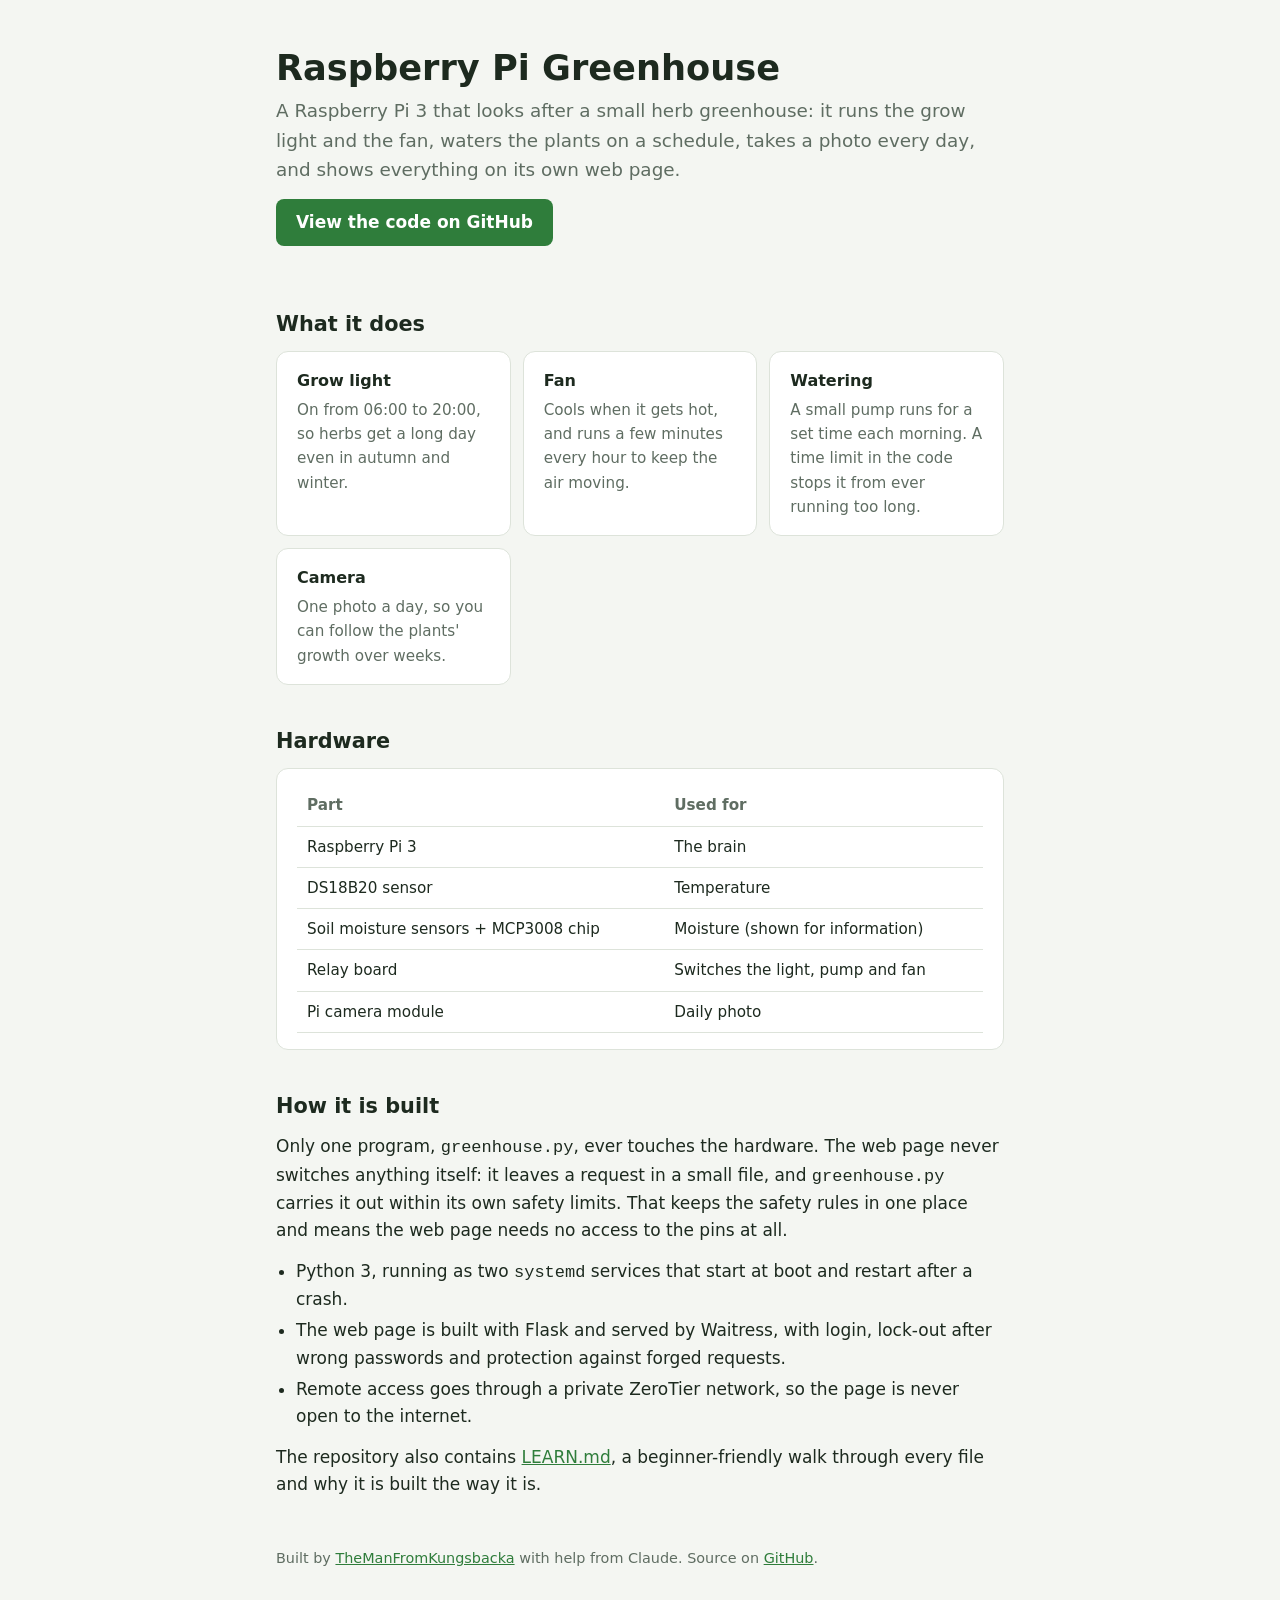
<file: docs/index.html>
<!doctype html>
<html lang="en">
<head>
  <meta charset="utf-8">
  <meta name="viewport" content="width=device-width, initial-scale=1">
  <title>Raspberry Pi Greenhouse</title>
  <meta name="description" content="A Raspberry Pi that runs a small herb greenhouse: grow light, fan, scheduled watering, daily photo and a secure web page.">
  <style>
    /* Colours are defined once and redefined for dark mode, like the greenhouse page itself. */
    :root {
      --bg: #f4f6f2; --card: #ffffff; --text: #1d2a1f; --muted: #5f6d62;
      --border: #dde3da; --accent: #2f7d3b; --accent-text: #ffffff;
    }
    @media (prefers-color-scheme: dark) {
      :root {
        --bg: #121612; --card: #1b211c; --text: #e4ebe4; --muted: #9aa79c;
        --border: #2c352d; --accent: #5cb86a; --accent-text: #0d1a0f;
      }
    }
    * { box-sizing: border-box; }
    body {
      margin: 0; background: var(--bg); color: var(--text);
      font: 17px/1.6 system-ui, -apple-system, "Segoe UI", Roboto, sans-serif;
    }
    .wrap { max-width: 760px; margin: 0 auto; padding: 0 16px 56px; }
    header { padding: 48px 0 8px; }
    h1 { font-size: 2.2rem; line-height: 1.15; margin: 0 0 8px; }
    h2 { font-size: 1.3rem; margin: 40px 0 10px; }
    p { margin: 0 0 14px; }
    a { color: var(--accent); }
    .lead { font-size: 1.15rem; color: var(--muted); }
    .btn {
      display: inline-block; padding: 10px 20px; border-radius: 8px; font-weight: 600;
      background: var(--accent); color: var(--accent-text); text-decoration: none;
    }
    .card {
      background: var(--card); border: 1px solid var(--border); border-radius: 12px; padding: 16px 20px;
    }
    .grid { display: grid; gap: 12px; grid-template-columns: repeat(auto-fit, minmax(220px, 1fr)); }
    .grid h3 { font-size: 1rem; margin: 0 0 4px; }
    .grid p { margin: 0; color: var(--muted); font-size: 0.95rem; }
    ul { padding-left: 20px; margin: 0 0 14px; }
    li { margin-bottom: 4px; }
    table { border-collapse: collapse; width: 100%; font-size: 0.95rem; }
    th, td { text-align: left; padding: 8px 10px; border-bottom: 1px solid var(--border); }
    th { color: var(--muted); font-weight: 600; }
    figure { margin: 0; }
    figure img { width: 100%; height: auto; border-radius: 8px; display: block; }
    figcaption { color: var(--muted); font-size: 0.9rem; margin-top: 6px; }
    footer { margin-top: 48px; color: var(--muted); font-size: 0.9rem; }
  </style>
</head>
<body>
  <div class="wrap">
    <header>
      <h1>Raspberry Pi Greenhouse</h1>
      <p class="lead">A Raspberry Pi 3 that looks after a small herb greenhouse: it runs the grow light and the fan, waters the plants on a schedule, takes a photo every day, and shows everything on its own web page.</p>
      <p><a class="btn" href="https://github.com/TheManFromKungsbacka/RaspGreenHouse">View the code on GitHub</a></p>
    </header>

    <h2>What it does</h2>
    <div class="grid">
      <div class="card"><h3>Grow light</h3><p>On from 06:00 to 20:00, so herbs get a long day even in autumn and winter.</p></div>
      <div class="card"><h3>Fan</h3><p>Cools when it gets hot, and runs a few minutes every hour to keep the air moving.</p></div>
      <div class="card"><h3>Watering</h3><p>A small pump runs for a set time each morning. A time limit in the code stops it from ever running too long.</p></div>
      <div class="card"><h3>Camera</h3><p>One photo a day, so you can follow the plants' growth over weeks.</p></div>
    </div>

    <h2>Hardware</h2>
    <div class="card">
      <table>
        <tr><th>Part</th><th>Used for</th></tr>
        <tr><td>Raspberry Pi 3</td><td>The brain</td></tr>
        <tr><td>DS18B20 sensor</td><td>Temperature</td></tr>
        <tr><td>Soil moisture sensors + MCP3008 chip</td><td>Moisture (shown for information)</td></tr>
        <tr><td>Relay board</td><td>Switches the light, pump and fan</td></tr>
        <tr><td>Pi camera module</td><td>Daily photo</td></tr>
      </table>
    </div>

    <!-- PICTURES: put image files in docs/images/ and remove the comment markers below.
    <h2>Pictures</h2>
    <div class="grid">
      <figure class="card"><img src="images/web-page.png" alt="The greenhouse web page"><figcaption>The web page</figcaption></figure>
      <figure class="card"><img src="images/setup.jpg" alt="The greenhouse setup"><figcaption>The setup</figcaption></figure>
    </div>
    -->

    <h2>How it is built</h2>
    <p>Only one program, <code>greenhouse.py</code>, ever touches the hardware. The web page never switches anything itself: it leaves a request in a small file, and <code>greenhouse.py</code> carries it out within its own safety limits. That keeps the safety rules in one place and means the web page needs no access to the pins at all.</p>
    <ul>
      <li>Python 3, running as two <code>systemd</code> services that start at boot and restart after a crash.</li>
      <li>The web page is built with Flask and served by Waitress, with login, lock-out after wrong passwords and protection against forged requests.</li>
      <li>Remote access goes through a private ZeroTier network, so the page is never open to the internet.</li>
    </ul>
    <p>The repository also contains <a href="https://github.com/TheManFromKungsbacka/RaspGreenHouse/blob/main/LEARN.md">LEARN.md</a>, a beginner-friendly walk through every file and why it is built the way it is.</p>

    <footer>
      <p>Built by <a href="https://github.com/TheManFromKungsbacka">TheManFromKungsbacka</a> with help from Claude. Source on <a href="https://github.com/TheManFromKungsbacka/RaspGreenHouse">GitHub</a>.</p>
    </footer>
  </div>
</body>
</html>
</file>
